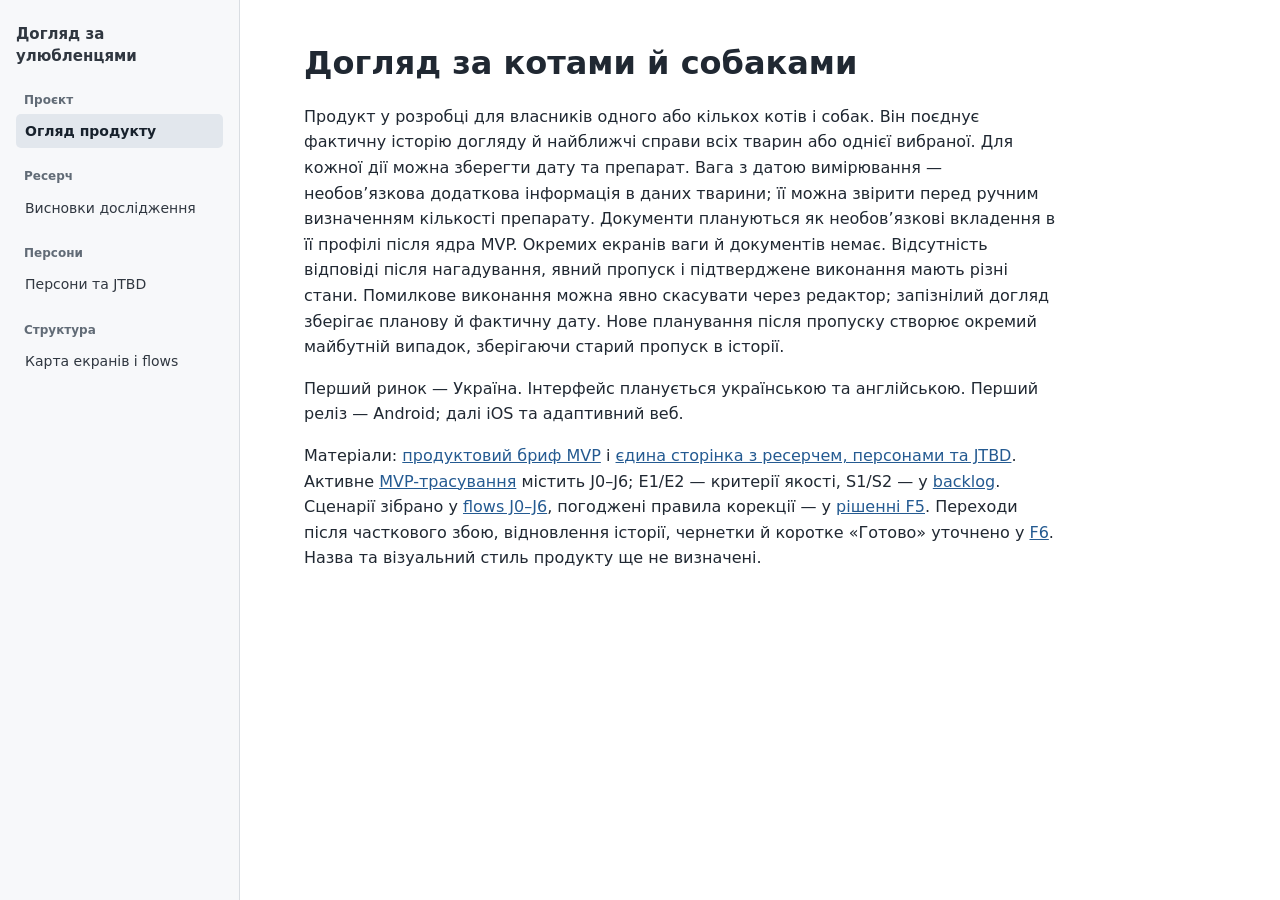
<file: index.html>
<!doctype html>
<html lang="uk">
<head>
  <meta charset="utf-8">
  <meta name="viewport" content="width=device-width, initial-scale=1">
  <title>Догляд за котами й собаками — огляд продукту</title>
  <link rel="stylesheet" href="_nav/nav.css">
  <style>
    body { margin: 0; color: #202832; background: #fff; font: 16px/1.6 system-ui, sans-serif; }
    main { max-width: 760px; padding: 44px clamp(20px, 5vw, 72px); }
    h1 { margin-top: 0; line-height: 1.2; }
    a { color: #245a91; }
  </style>
  <script src="_nav/tree.js" defer></script>
  <script id="repo-nav-script" src="_nav/nav.js" data-root="./" defer></script>
</head>
<body>
  <main>
    <h1>Догляд за котами й собаками</h1>
    <p>Продукт у розробці для власників одного або кількох котів і собак. Він поєднує фактичну історію догляду й найближчі справи всіх тварин або однієї вибраної. Для кожної дії можна зберегти дату та препарат. Вага з датою вимірювання — необов’язкова додаткова інформація в даних тварини; її можна звірити перед ручним визначенням кількості препарату. Документи плануються як необов’язкові вкладення в її профілі після ядра MVP. Окремих екранів ваги й документів немає. Відсутність відповіді після нагадування, явний пропуск і підтверджене виконання мають різні стани. Помилкове виконання можна явно скасувати через редактор; запізнілий догляд зберігає планову й фактичну дату. Нове планування після пропуску створює окремий майбутній випадок, зберігаючи старий пропуск в історії.</p>
    <p>Перший ринок — Україна. Інтерфейс планується українською та англійською. Перший реліз — Android; далі iOS та адаптивний веб.</p>
    <p>Матеріали: <a href="Codex.md">продуктовий бриф MVP</a> і <a href="research/research.html">єдина сторінка з ресерчем, персонами та JTBD</a>. Активне <a href="sitemap.md#трасування">MVP-трасування</a> містить J0–J6; E1/E2 — критерії якості, S1/S2 — у <a href="backlog.md">backlog</a>. Сценарії зібрано у <a href="flows.md">flows J0–J6</a>, погоджені правила корекції — у <a href="research/notes/12-edit-correct-reschedule-2026-11-12.md">рішенні F5</a>. Переходи після часткового збою, відновлення історії, чернетки й коротке «Готово» уточнено у <a href="research/notes/13-approved-flow-audit-fixes-2026-11-12.md">F6</a>. Назва та візуальний стиль продукту ще не визначені.</p>
  </main>
</body>
</html>
</file>
<file: _nav/nav.css>
:root {
  --repo-nav-width: 240px;
}

body.repo-has-nav {
  padding-left: var(--repo-nav-width);
}

#repo-nav {
  box-sizing: border-box;
  position: fixed;
  inset: 0 auto 0 0;
  width: var(--repo-nav-width);
  overflow-y: auto;
  padding: 24px 16px;
  border-right: 1px solid #d9dde2;
  background: #f7f8fa;
  color: #303740;
  font: 14px/1.45 system-ui, sans-serif;
}

#repo-nav .repo-nav-heading {
  margin: 0 0 24px;
  font-size: 15px;
  font-weight: 650;
}

#repo-nav ul {
  margin: 0;
  padding: 0;
  list-style: none;
}

#repo-nav .repo-nav-branches > li + li {
  margin-top: 20px;
}

#repo-nav .repo-nav-branch {
  display: block;
  margin: 0 8px 5px;
  color: #616b76;
  font-size: 12px;
  font-weight: 650;
}

#repo-nav .repo-nav-pages .repo-nav-pages {
  margin-left: 16px;
  padding-left: 10px;
  border-left: 1px solid #d9dde2;
}

#repo-nav a {
  display: block;
  padding: 7px 9px;
  border-radius: 5px;
  color: #303740;
  text-decoration: none;
}

#repo-nav a:hover,
#repo-nav a:focus-visible {
  background: #e8ebef;
  outline-offset: 2px;
}

#repo-nav a[aria-current] {
  background: #e2e7ed;
  color: #17212c;
  font-weight: 650;
}

@media (max-width: 640px) {
  :root {
    --repo-nav-width: 180px;
  }

  #repo-nav {
    padding: 20px 9px;
  }
}
</file>
